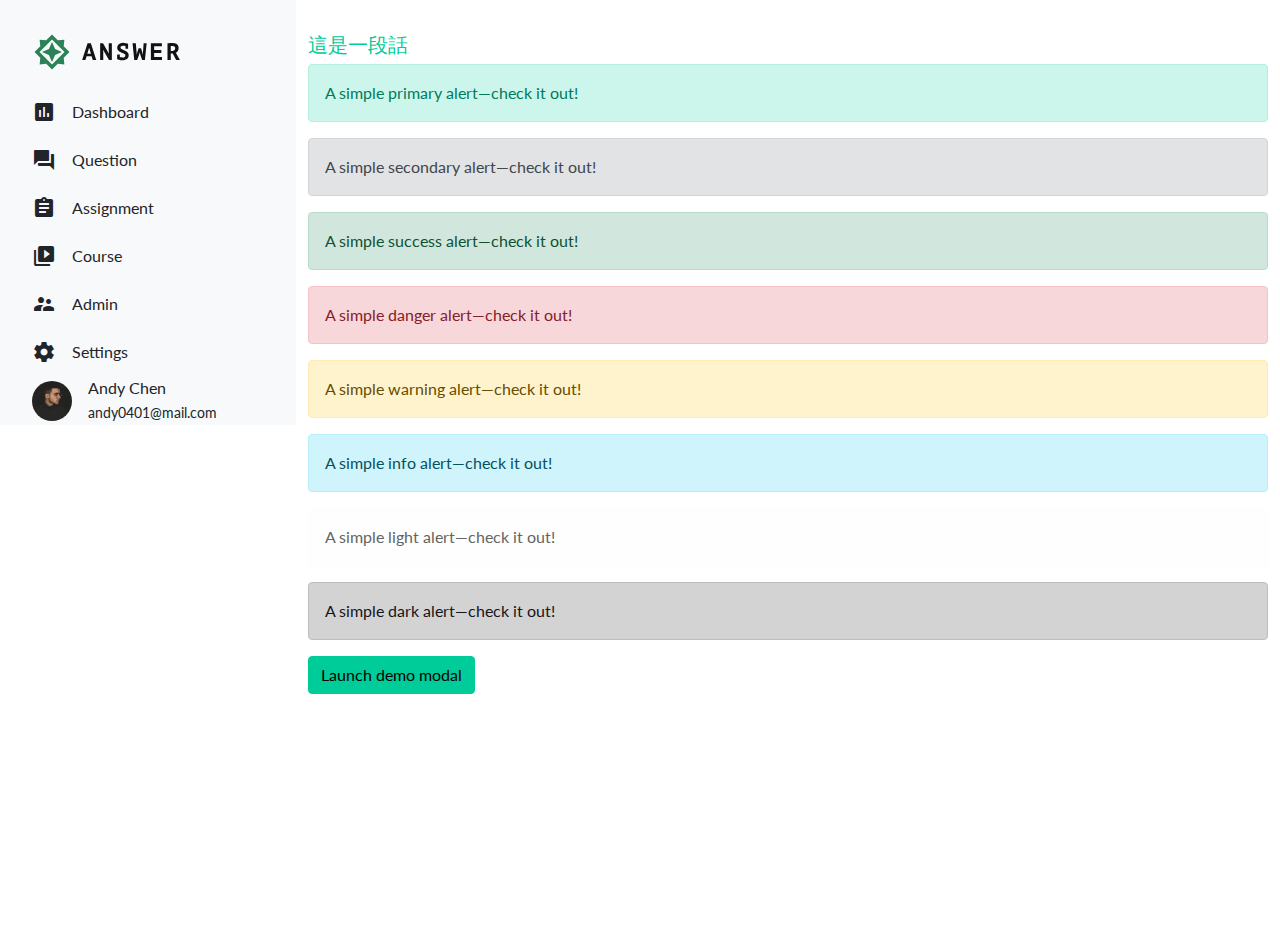
<file: index.html>
<!DOCTYPE html>
<html lang="en">

<head>
  <meta charset="UTF-8">
  <meta name="viewport" content="width=device-width, initial-scale=1.0">
  <meta http-equiv="X-UA-Compatible" content="ie=edge">
  <title>
    Boostrap Index
  </title>
  <link rel="stylesheet" href="https://cdnjs.cloudflare.com/ajax/libs/font-awesome/5.13.0/css/all.min.css" />
  <link href="https://fonts.googleapis.com/icon?family=Material+Icons" rel="stylesheet">
  <link href="https://fonts.googleapis.com/icon?family=Material+Icons+Outlined" rel="stylesheet">
  <link rel="stylesheet" href="./assets/style/all.css">
</head>

<body>
  <div class="answer-adminhome vh-100">
    <div class="answer-menu">
      <div class="logo">
        <a href="index.html"> <img src="./assets/images/logo-ANSWER.svg" alt=""></a>
      </div>
      <ul class="nav flex-column ">
        <li class="nav-item ">
          <a class="nav-link d-flex align-items-center active" aria-current="page" href="#">
            <span class="material-icons me-3">
              assessment
            </span>
            Dashboard</a>
        </li>
        <li class="nav-item">
          <a class="nav-link d-flex align-items-center active" href="#">
            <span class="material-icons me-3">
              question_answer
            </span>
            Question</a>
        </li>
        <li class="nav-item">
          <a class="nav-link d-flex align-items-center active" href="assignment.html">
            <span class="material-icons me-3">
              assignment
            </span>
            Assignment</a>
        </li>
        <li class="nav-item">
          <a class="nav-link d-flex align-items-center active" href=" #">
            <span class="material-icons me-3">
              video_library
            </span>
            Course</a>
        </li>
        <li class="nav-item">
          <a class="nav-link d-flex align-items-center active" href="admin.html">
            <span class="material-icons me-3">
              supervisor_account
            </span>
            Admin</a>
        </li>
        <li class="nav-item">
          <a class="nav-link d-flex align-items-center active" href="#">
            <span class="material-icons me-3">
              settings
            </span>
            Settings</a>
        </li>
      </ul>
      <div class="answer-memberarea d-flex align-items-center">
        <a href="#"><img src="./assets/images/andychen.jpeg" alt="andychen"></a>

        <ul class="memberdata list-unstyled d-flex flex-column align-items-start">
          <li>Andy Chen</li>
          <li>
            <a href="mailto:>andy0401@mail.com">andy0401@mail.com</a>
          </li>
        </ul>
      </div>
    </div>
    <div class="container">
  <h1 class="index__h1">這是一段話</h1>
  <div class="alert alert-primary" role="alert">
    A simple primary alert—check it out!
  </div>
  <div class="alert alert-secondary" role="alert">
    A simple secondary alert—check it out!
  </div>
  <div class="alert alert-success" role="alert">
    A simple success alert—check it out!
  </div>
  <div class="alert alert-danger" role="alert">
    A simple danger alert—check it out!
  </div>
  <div class="alert alert-warning" role="alert">
    A simple warning alert—check it out!
  </div>
  <div class="alert alert-info" role="alert">
    A simple info alert—check it out!
  </div>
  <div class="alert alert-light" role="alert">
    A simple light alert—check it out!
  </div>
  <div class="alert alert-dark" role="alert">
    A simple dark alert—check it out!
  </div>
  <!-- Button trigger modal -->
  <button type="button" class="btn btn-primary" data-bs-toggle="modal" data-bs-target="#exampleModal">
    Launch demo modal
  </button>
</div>



<!-- Modal -->
<div class="modal fade" id="exampleModal" tabindex="-1" aria-labelledby="exampleModalLabel" aria-hidden="true">
  <div class="modal-dialog">
    <div class="modal-content">
      <div class="modal-header">
        <h5 class="modal-title" id="exampleModalLabel">Modal title</h5>
        <button type="button" class="btn-close" data-bs-dismiss="modal" aria-label="Close"></button>
      </div>
      <div class="modal-body">
        ...
      </div>
      <div class="modal-footer">
        <button type="button" class="btn btn-secondary" data-bs-dismiss="modal">Close</button>
        <button type="button" class="btn btn-primary">Save changes</button>
      </div>
    </div>
  </div>
</div>
      <!-- <footer class="footer">
          footer
        </footer> -->
  </div>



  <script src="./assets/js/vendors.js"></script>
  <script src="https://cdn.ckeditor.com/ckeditor5/29.0.0/classic/ckeditor.js"></script>
  <script src="./assets/js/all.js"></script>
</body>

</html>
</file>
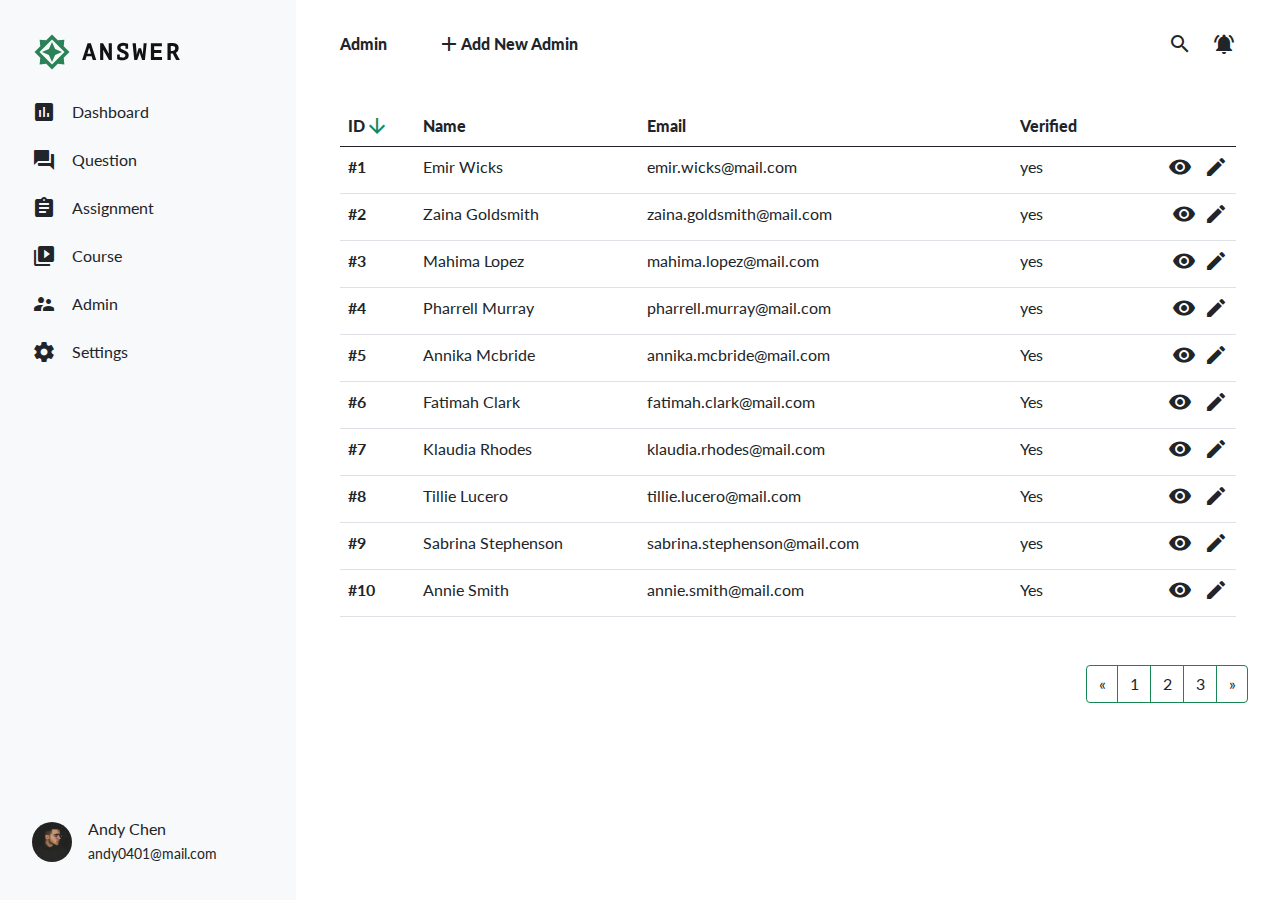
<file: admin.html>
<!DOCTYPE html>
<html lang="en">

<head>
  <meta charset="UTF-8">
  <meta name="viewport" content="width=device-width, initial-scale=1.0">
  <meta http-equiv="X-UA-Compatible" content="ie=edge">
  <title>
    Boostrap Index
  </title>
  <link rel="stylesheet" href="https://cdnjs.cloudflare.com/ajax/libs/font-awesome/5.13.0/css/all.min.css" />
  <link href="https://fonts.googleapis.com/icon?family=Material+Icons" rel="stylesheet">
  <link href="https://fonts.googleapis.com/icon?family=Material+Icons+Outlined" rel="stylesheet">
  <link rel="stylesheet" href="./assets/style/all.css">
</head>

<body>
  <div class="answer-adminhome">
    <div class="answer-menu vh-100">
      <div class="logo">
        <a href="index.html"> <img src="./assets/images/logo-ANSWER.svg" alt=""></a>
      </div>
      <div class="aside d-flex flex-column justify-content-between">
        <ul class="nav flex-column">
          <li class="nav-item ">
            <a class="nav-link d-flex align-items-center active" aria-current="page" href="#">
              <span class="material-icons me-3">
                assessment
              </span>
              Dashboard</a>
          </li>
          <li class="nav-item">
            <a class="nav-link d-flex align-items-center active" href="#">
              <span class="material-icons me-3">
                question_answer
              </span>
              Question</a>
          </li>
          <li class="nav-item">
            <a class="nav-link d-flex align-items-center active" href="assignment.html">
              <span class="material-icons me-3">
                assignment
              </span>
              Assignment</a>
          </li>
          <li class="nav-item">
            <a class="nav-link d-flex align-items-center active" href=" #">
              <span class="material-icons me-3">
                video_library
              </span>
              Course</a>
          </li>
          <li class="nav-item">
            <a class="nav-link d-flex align-items-center active" href="admin.html">
              <span class="material-icons me-3">
                supervisor_account
              </span>
              Admin</a>
          </li>
          <li class="nav-item">
            <a class="nav-link d-flex align-items-center active" href="#">
              <span class="material-icons me-3">
                settings
              </span>
              Settings</a>
          </li>
        </ul>
        <div class="answer-memberarea d-flex align-items-center">
          <a href="#"><img src="./assets/images/andychen.jpeg" alt="andychen"></a>

          <ul class="memberdata list-unstyled d-flex flex-column align-items-start">
            <li>Andy Chen</li>
            <li>
              <a href="mailto:>andy0401@mail.com">andy0401@mail.com</a>
            </li>
          </ul>
        </div>
      </div>

    </div>
    <div class="admin">
    <div class="container">
        <div class="admin-top d-flex justify-content-between">
            <ul class=" nav nav-pills">
                <li class="nav-item">
                    <a class="nav-link fw-font-1" href="admin.html">Admin</a>
                </li>
                <li class="nav-item dropdown nav-ml-1 ">
                    <a href="#" class="nav-link d-flex align-items-center fw-font-1" data-bs-toggle="modal"
                        data-bs-target="#exampleModal" data-bs-whatever="@mdo"> <span class="material-icons success">
                            add
                        </span>Add New Admin</a>

                    <div class="modal fade" id="exampleModal" tabindex="-1" aria-labelledby="exampleModalLabel"
                        aria-hidden="true">
                        <div class="modal-dialog modal-dialog-scrollable">
                            <div class="modal-content">
                                <div class="modal-header">
                                    <h5 class="modal-title" id="exampleModalLabel">Edit Admin</h5>
                                    <button type="button" class="btn-close" data-bs-dismiss="modal"
                                        aria-label="Close"></button>
                                </div>
                                <div class="modal-body">
                                    <div class="modal-body-top">
                                        <p class="fz-font-4 spacer-mb-0">Account</p>
                                        <form>
                                            <div class="mb-3">
                                                <label for="admin-name" class="col-form-label">Name</label>
                                                <input type="text" class="form-control" id="admin-name"
                                                    placeholder="Emir Wicks" readonly>
                                            </div>
                                            <div class="mb-3">
                                                <label for="admin-email" class="col-form-label">Email</label>
                                                <input type="email" class="form-control" id=admin-email"
                                                    placeholder="emir.wicks@mail.com" readonly>
                                            </div>
                                        </form>
                                    </div>
                                    <div class="modal-body-content">
                                        <p class="fz-font-4 spacer-mb-0">Verification</p>
                                        <form>
                                            <div class="mb-3 needs-validation" novalidate">
                                                <div class="col">
                                                    <div class="d-flex justify-content-between">
                                                        <div class="d-flex align-items-center">
                                                            <span class="material-icons img-size">check_circle</span>
                                                            <label for="validationServer03"
                                                                class="form-label spacer-ml-0">Verified</label>
                                                        </div>
                                                        <label for=" admin-name"
                                                            class="col-form-label spacer-ml-0">2020/4/12</label>
                                                    </div>
                                                    <input type="email"
                                                        class="form-control is-invalid text-center text-co-1"
                                                        id="validationServer03"
                                                        aria-describedby="validationServer03Feedback"
                                                        value="Send Verification Mail" required>
                                                    <div id="validationServer03Feedback" class="invalid-feedback">
                                                        Please provide a valid city.
                                                    </div>
                                                </div>
                                                <hr>
                                                <div class="mb-3">
                                                    <div class="col">
                                                        <label for="validationServer04" class="form-label">Access
                                                            Level</label>
                                                        <select class="form-select is-invalid" id="validationServer04"
                                                            aria-describedby="validationServer04Feedback" required>
                                                            <option selected disabled value="">Admin</option>
                                                            <option>...</option>
                                                        </select>
                                                        <div id="validationServer04Feedback" class="invalid-feedback">
                                                            Please select a valid state.
                                                        </div>
                                                    </div>
                                                </div>
                                                <hr>
                                                <p class="fz-font-5 spacer-mb-0 spacer-p-0">Custom Access</p>

                                                <div class="form-check ">

                                                    <input class="form-check-input" type="checkbox" value=""
                                                        id="flexCheckDefault">
                                                    <label class="form-check-label" for="flexCheckDefault">
                                                        Default checkbox
                                                    </label>
                                                </div>
                                                <div class="form-check">
                                                    <input class="form-check-input" type="checkbox" value=""
                                                        id="flexCheckChecked" checked>
                                                    <label class="form-check-label" for="flexCheckChecked">
                                                        Checked checkbox
                                                    </label>
                                                </div>
                                                <hr>
                                                <div class="col">
                                                    <label for="validationCustom03" class="form-label">Deactivate
                                                        Account</label>
                                                    <input type="text" class="form-control text-center"
                                                        id="validationCustom03" value="Deactivate This Account"
                                                        required>
                                                    <div class="invalid-feedback">
                                                        Please provide a valid city.
                                                    </div>
                                                </div>
                                        </form>
                                    </div>
                                </div>
                                <div class="modal-footer">
                                    <button type="button" class="btn btn-secondary"
                                        data-bs-dismiss="modal">Close</button>
                                    <button type="submit" class="btn btn-primary">Update</button>
                                </div>
                            </div>
                        </div>
                    </div>
                </li>
            </ul>
            <div class="admin-right">
                <a href="#">
                    <span class="material-icons">
                        search
                    </span>
                </a>
                <a href="#">
                    <span class="material-icons ms-3">
                        notifications_active
                    </span>
                </a>
            </div>
        </div>
        <div class="admin-content">
            <table class="table table-hover">
                <thead>
                    <tr>
                        <th scope="col" class="col-1">
                            <div class="d-flex align-items-center">
                                <span class="fw-font-1">ID</span>
                                <span class="material-icons arrow-icon">
                                    arrow_downward
                                </span>
                            </div>
                        </th>
                        <th scope="col" class="col-3 fw-font-1">Name</th>
                        <th scope="col" class="col-5 fw-font-1">Email</th>
                        <th scope="col" class="col-1 fw-font-1">Verified</th>
                        <th scope="col" class="col-3 fw-font-1"></th>
                    </tr>
                </thead>
                <tbody>
                    <tr>
                        <th scope="row" data-bs-toggle="modal" data-bs-target="#exampleModal2">#1</th>
                        <td data-bs-toggle="modal" data-bs-target="#exampleModal2"> Emir Wicks</td>
                        <td data-bs-toggle="modal" data-bs-target="#exampleModal2">emir.wicks@mail.com</td>
                        <td data-bs-toggle="modal" data-bs-target="#exampleModal2">yes</td>

                        <td class="text-end">
                            <span class="material-icons px-2" scope="row" data-bs-toggle="modal"
                                data-bs-target="#exampleModal2">
                                visibility</span>
                            <span class="material-icons" scope="row" data-bs-toggle="modal"
                                data-bs-target="#exampleModal3">edit
                            </span>
                        </td>
                        <div class="modal fade" id="exampleModal3" tabindex="-1" aria-labelledby="exampleModalLabel3"
                            aria-hidden="true">
                            <div class="modal-dialog modal-dialog-scrollable">
                                <div class="modal-content">
                                    <div class="modal-header">
                                        <h5 class="modal-title" id="exampleModalLabel">Edit Admin</h5>
                                        <button type="button" class="btn-close" data-bs-dismiss="modal"
                                            aria-label="Close"></button>
                                    </div>
                                    <div class="modal-body">
                                        <div class="modal-body-top">
                                            <p class="fz-font-4 spacer-mb-0">Account</p>
                                            <form>
                                                <div class="mb-3">
                                                    <label for="admin-name" class="col-form-label">Name</label>
                                                    <input type="text" class="form-control" id="admin-name"
                                                        placeholder="Emir Wicks" readonly>
                                                </div>
                                                <div class="mb-3">
                                                    <label for="admin-email" class="col-form-label">Email</label>
                                                    <input type="email" class="form-control" id=admin-email"
                                                        placeholder="emir.wicks@mail.com" readonly>
                                                </div>
                                            </form>
                                        </div>
                                        <div class="modal-body-content">
                                            <p class="fz-font-4 spacer-mb-0">Verification</p>
                                            <form>
                                                <div class="mb-3 needs-validation" novalidate">
                                                    <div class="col">
                                                        <div class="d-flex justify-content-between">
                                                            <div class="d-flex align-items-center">
                                                                <span
                                                                    class="material-icons img-size">check_circle</span>
                                                                <label for="validationServer03"
                                                                    class="form-label spacer-ml-0">Verified</label>
                                                            </div>
                                                            <label for=" admin-name"
                                                                class="col-form-label spacer-ml-0">2020/4/12</label>
                                                        </div>
                                                        <input type="email"
                                                            class="form-control is-invalid text-center text-co-1"
                                                            id="validationServer03"
                                                            aria-describedby="validationServer03Feedback"
                                                            value="Send Verification Mail" required>
                                                        <div id="validationServer03Feedback" class="invalid-feedback">
                                                            Please provide a valid city.
                                                        </div>
                                                    </div>
                                                    <hr>
                                                    <div class="mb-3">
                                                        <div class="col">
                                                            <label for="validationServer04" class="form-label">Access
                                                                Level</label>
                                                            <select class="form-select is-invalid"
                                                                id="validationServer04"
                                                                aria-describedby="validationServer04Feedback" required>
                                                                <option selected disabled value="">Admin</option>
                                                                <option>...</option>
                                                            </select>
                                                            <div id="validationServer04Feedback"
                                                                class="invalid-feedback">
                                                                Please select a valid state.
                                                            </div>
                                                        </div>
                                                    </div>
                                                    <hr>
                                                    <p class="fz-font-5 spacer-mb-0 spacer-p-0">Custom Access</p>

                                                    <div class="form-check ">

                                                        <input class="form-check-input" type="checkbox" value=""
                                                            id="flexCheckDefault">
                                                        <label class="form-check-label" for="flexCheckDefault">
                                                            Default checkbox
                                                        </label>
                                                    </div>
                                                    <div class="form-check">
                                                        <input class="form-check-input" type="checkbox" value=""
                                                            id="flexCheckChecked" checked>
                                                        <label class="form-check-label" for="flexCheckChecked">
                                                            Checked checkbox
                                                        </label>
                                                    </div>
                                                    <hr>
                                                    <div class="col">
                                                        <label for="validationCustom03" class="form-label">Deactivate
                                                            Account</label>
                                                        <input type="text" class="form-control text-center"
                                                            id="validationCustom03" value="Deactivate This Account"
                                                            required>
                                                        <div class="invalid-feedback">
                                                            Please provide a valid city.
                                                        </div>
                                                    </div>
                                            </form>
                                        </div>
                                    </div>
                                    <div class="modal-footer">
                                        <button type="button" class="btn btn-secondary"
                                            data-bs-dismiss="modal">Close</button>
                                        <button type="submit" class="btn btn-primary">Update</button>
                                    </div>
                                </div>
                            </div>
                    </tr>
                    <div class="modal fade" id="exampleModal2" tabindex="-1" aria-labelledby="exampleModalLabel2"
                        aria-hidden="true">
                        <div class="modal-dialog modal-dialog-centered">
                            <div class="modal-content">
                                <div class="modal-body d-flex">
                                    <img src="./assets/images/emir.jpeg" alt="emir">
                                    <div class="model-body-content ms-3">
                                        <p class="d-flex align-items-center justify-content-between">#1 <button
                                                type="button" class="btn-close" data-bs-dismiss="modal"
                                                aria-label="Close"></button></p>
                                        <p>admin</p>
                                        <p>Emir Wicks</p>
                                        <p>emir.wicks@mail.com</p>
                                        <p class="d-flex align-items-center justify-content-between">Verified
                                            <button class="btn link-success" type="button" data-bs-toggle="collapse"
                                                data-bs-target="#collapseExample" aria-expanded="false"
                                                aria-controls="collapseExample">
                                                <span class="material-icons expand_less">
                                                    expand_less
                                                </span>
                                                <span class="material-icons expand_more">
                                                    expand_more
                                                </span>
                                            </button>
                                        <div class="collapse" id="collapseExample">
                                            <button type="button"
                                                class="btn btn-outline-danger me-3">deactivate</button>
                                            <button type="button" class="btn btn-success" data-bs-toggle="modal"
                                                data-bs-target="#exampleModal3">edit</button></p>
                                        </div>
                                    </div>
                                </div>
                            </div>
                        </div>

                        <tr>
                            <th scope="row">#2</th>
                            <td>Zaina Goldsmith</td>
                            <td>zaina.goldsmith@mail.com</td>
                            <td>yes</td>
                            <td class="text-end"><span class="material-icons px-2">
                                    visibility</span><span class="material-icons">edit
                                </span></td>
                        </tr>
                        <tr>
                            <th scope="row">#3</th>
                            <td>Mahima Lopez</td>
                            <td>mahima.lopez@mail.com</td>
                            <td>yes</td>
                            <td class="text-end"><span class="material-icons px-2">
                                    visibility</span><span class="material-icons">edit
                                </span></td>
                        </tr>
                        <tr>
                            <th scope="row">#4</th>
                            <td>Pharrell Murray</td>
                            <td>pharrell.murray@mail.com</td>
                            <td>yes</td>
                            <td class="text-end"><span class="material-icons px-2">
                                    visibility</span><span class="material-icons">edit
                                </span></td>
                        </tr>
                        <tr>
                            <th scope="row">#5</th>
                            <td>Annika Mcbride</td>
                            <td>annika.mcbride@mail.com</td>
                            <td>Yes</td>
                            <td class="text-end"><span class="material-icons px-2">
                                    visibility</span><span class="material-icons">edit
                                </span></td>
                        </tr>
                        <tr>
                            <th scope="row">#6</th>
                            <td>Fatimah Clark</td>
                            <td>fatimah.clark@mail.com</td>
                            <td>Yes</td>
                            <td class="text-end">
                                <span class="material-icons px-2">
                                    visibility</span>
                                <span class="material-icons">edit
                                </span>
                            </td>
                        </tr>
                        <tr>
                            <th scope="row">#7</th>
                            <td>Klaudia Rhodes</td>
                            <td>klaudia.rhodes@mail.com</td>
                            <td>Yes</td>
                            <td class="text-end">
                                <span class="material-icons px-2">
                                    visibility</span>
                                <span class="material-icons">edit
                                </span>
                            </td>
                        </tr>
                        <tr>
                            <th scope="row">#8</th>
                            <td>Tillie Lucero</td>
                            <td>tillie.lucero@mail.com</td>
                            <td>Yes</td>
                            <td class="text-end">
                                <span class="material-icons px-2">
                                    visibility</span>
                                <span class="material-icons">edit
                                </span>
                            </td>
                        </tr>
                        <tr>
                            <th scope="row">#9</th>
                            <td>Sabrina Stephenson</td>
                            <td>sabrina.stephenson@mail.com</td>
                            <td>yes</td>
                            <td class="text-end">
                                <span class="material-icons px-2">
                                    visibility</span>
                                <span class="material-icons">edit
                                </span>
                            </td>
                        </tr>
                        <tr>
                            <th scope="row">#10</th>
                            <td>Annie Smith</td>
                            <td>annie.smith@mail.com</td>
                            <td>Yes</td>
                            <td class="text-end">
                                <span class="material-icons px-2">
                                    visibility</span>
                                <span class="material-icons">edit
                                </span>
                            </td>
                        </tr>
                </tbody>
            </table>
        </div>
    </div>
    <nav aria-label="..." class="admin-pagination d-flex justify-content-end">
        <ul class="pagination">
            <li class="page-item disabled">
                <a class="page-link" href="#" aria-label="Previous">
                    <span aria-hidden="true">&laquo;</span>
                </a>
            </li>
            <li class="page-item"><a class="page-link" href="#">1</a></li>
            <li class="page-item active" aria-current="page">
                <a class="page-link" href="#">2</a>
            </li>
            <li class="page-item"><a class="page-link" href="#">3</a></li>
            <li class="page-item">
                <a class="page-link" href="#" aria-label="Next">
                    <span aria-hidden="true">&raquo;</span>
                </a>
            </li>
        </ul>
    </nav>
</div>
      <!-- <footer class="footer">
          footer
        </footer> -->
  </div>



  <script src="./assets/js/vendors.js"></script>
  <script src="https://cdn.ckeditor.com/ckeditor5/29.0.0/classic/ckeditor.js"></script>
  <script src="./assets/js/all.js"></script>
</body>

</html>
</file>
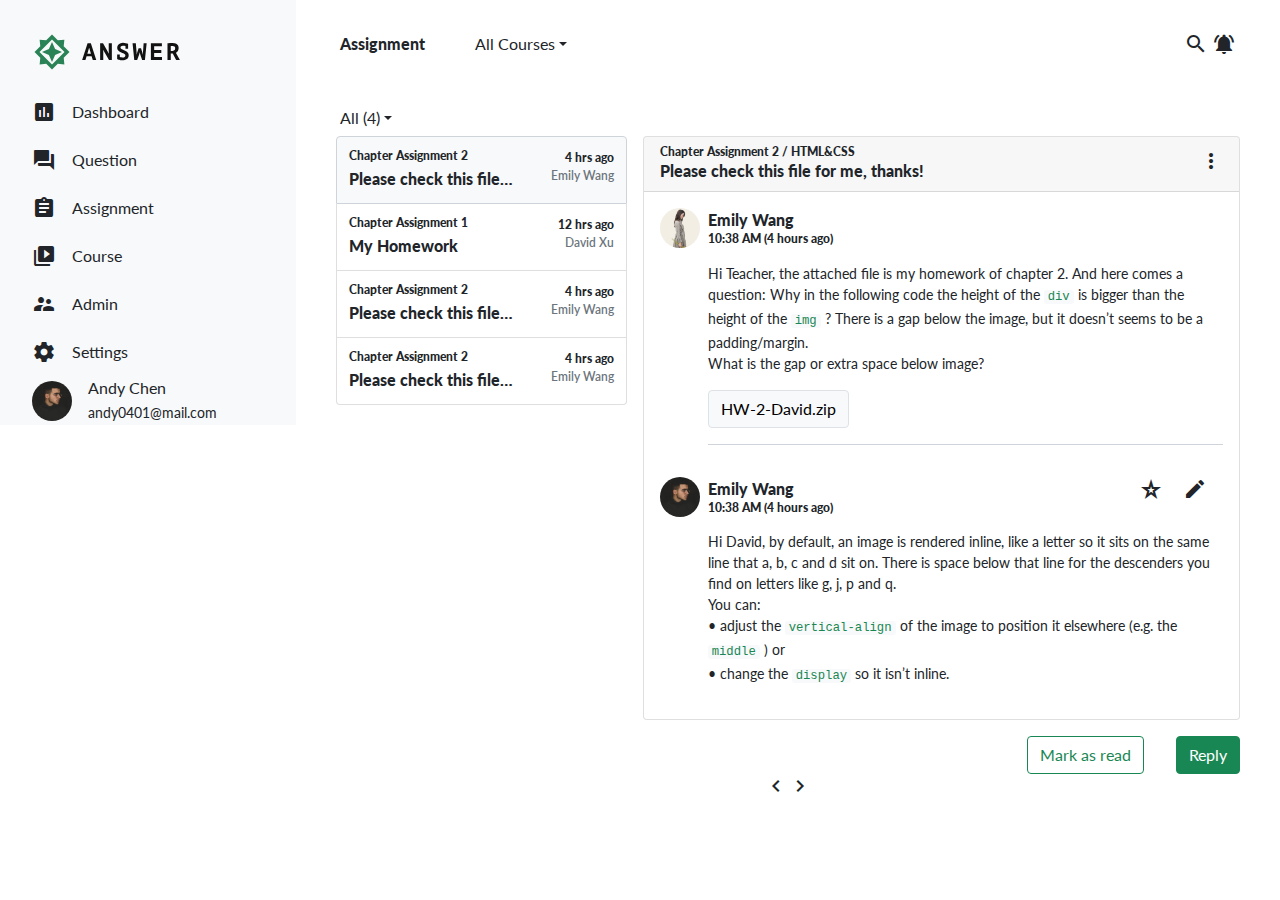
<file: assignment.html>
<!DOCTYPE html>
<html lang="en">

<head>
  <meta charset="UTF-8">
  <meta name="viewport" content="width=device-width, initial-scale=1.0">
  <meta http-equiv="X-UA-Compatible" content="ie=edge">
  <title>
    Boostrap Index
  </title>
  <link rel="stylesheet" href="https://cdnjs.cloudflare.com/ajax/libs/font-awesome/5.13.0/css/all.min.css" />
  <link href="https://fonts.googleapis.com/icon?family=Material+Icons" rel="stylesheet">
  <link href="https://fonts.googleapis.com/icon?family=Material+Icons+Outlined" rel="stylesheet">
  <link rel="stylesheet" href="./assets/style/all.css">
</head>

<body>
  <div class="answer-adminhome vh-100">
    <div class="answer-menu">
      <div class="logo">
        <a href="index.html"> <img src="./assets/images/logo-ANSWER.svg" alt=""></a>
      </div>
      <ul class="nav flex-column ">
        <li class="nav-item ">
          <a class="nav-link d-flex align-items-center active" aria-current="page" href="#">
            <span class="material-icons me-3">
              assessment
            </span>
            Dashboard</a>
        </li>
        <li class="nav-item">
          <a class="nav-link d-flex align-items-center active" href="#">
            <span class="material-icons me-3">
              question_answer
            </span>
            Question</a>
        </li>
        <li class="nav-item">
          <a class="nav-link d-flex align-items-center active" href="assignment.html">
            <span class="material-icons me-3">
              assignment
            </span>
            Assignment</a>
        </li>
        <li class="nav-item">
          <a class="nav-link d-flex align-items-center active" href=" #">
            <span class="material-icons me-3">
              video_library
            </span>
            Course</a>
        </li>
        <li class="nav-item">
          <a class="nav-link d-flex align-items-center active" href="admin.html">
            <span class="material-icons me-3">
              supervisor_account
            </span>
            Admin</a>
        </li>
        <li class="nav-item">
          <a class="nav-link d-flex align-items-center active" href="#">
            <span class="material-icons me-3">
              settings
            </span>
            Settings</a>
        </li>
      </ul>
      <div class="answer-memberarea d-flex align-items-center">
        <a href="#"><img src="./assets/images/andychen.jpeg" alt="andychen"></a>

        <ul class="memberdata list-unstyled d-flex flex-column align-items-start">
          <li>Andy Chen</li>
          <li>
            <a href="mailto:>andy0401@mail.com">andy0401@mail.com</a>
          </li>
        </ul>
      </div>
    </div>
    <div class="assignment">
    <div class="container">
        <div class="assignment-top d-flex justify-content-between">
            <ul class=" nav nav-pills">
                <li class="nav-item">
                    <a class="nav-link fw-font-1" href="assignment.html">Assignment</a>
                </li>
                <li class="nav-item dropdown nav-ml-1">
                    <a class="nav-link dropdown-toggle" data-bs-toggle="dropdown" href="#" role="button"
                        aria-expanded="false">All
                        Courses</a>
                    <ul class="dropdown-menu">
                        <li><a class="dropdown-item" href="#">Course1</a></li>
                    </ul>
                </li>
            </ul>
            <div class="assignment-right">
                <a href="#">
                    <span class="material-icons">
                        search
                    </span>
                </a>
                <a href="#">
                    <span class="material-icons">
                        notifications_active
                    </span>
                </a>
            </div>
        </div>
        <div class="assignment-content">
            <ul class=" nav nav-pills">
                <li class="nav-item dropdown">
                    <a class="nav-link dropdown-toggle" data-bs-toggle="dropdown" href="#" role="button"
                        aria-expanded="false">All (4)</a>
                    <ul class="dropdown-menu">
                        <li><a class="dropdown-item" href="#">Course1</a></li>
                    </ul>
                </li>
            </ul>
            <div class="row row-collapse">
                <div class="col-4">
                    <div class="list-group" id="list-tab" role="tablist">
                        <a class="list-group-item list-group-item-action active" id="list-home-list"
                            data-bs-toggle="list" href="#list-home" role="tab" aria-controls="list-home">
                            <div class="d-flex w-100 justify-content-between">
                                <h5 class="spacer-m-1 fz-font-1 fw-font-1">Chapter Assignment 2</h5>
                                <small class="fz-font-1 fw-font-1">4 hrs ago</small>
                            </div>
                            <div class="d-flex w-100 justify-content-between">
                                <p class="spacer-m-1 fw-font-1 fz-font-3">Please check this file…</p>
                                <small class="fw-font-2 co-font-1 fz-font-1">Emily Wang</small>
                            </div>

                        </a>
                        <a class="list-group-item list-group-item-action" id="list-profile-list" data-bs-toggle="list"
                            href="#list-profile" role="tab" aria-controls="list-profile">
                            <div class="d-flex w-100 justify-content-between">
                                <h5 class="spacer-m-1 fz-font-1 fw-font-1">Chapter Assignment 1</h5>
                                <small class="fz-font-1 fw-font-1">12 hrs ago</small>
                            </div>
                            <div class="d-flex w-100 justify-content-between">
                                <p class="spacer-m-1 fw-font-1 fz-font-3">My Homework</p>
                                <small class="fw-font-2 co-font-1 fz-font-1">David Xu</small>
                            </div>
                        </a>
                        <a class="list-group-item list-group-item-action" id="list-messages-list" data-bs-toggle="list"
                            href="#list-messages" role="tab" aria-controls="list-messages">
                            <div class="d-flex w-100 justify-content-between">
                                <h5 class="spacer-m-1 fz-font-1 fw-font-1">Chapter Assignment 2</h5>
                                <small class="fz-font-1 fw-font-1">4 hrs ago</small>
                            </div>
                            <div class="d-flex w-100 justify-content-between">
                                <p class="spacer-m-1 fw-font-1 fz-font-3">Please check this file…</p>
                                <small class="fw-font-2 co-font-1 fz-font-1">Emily Wang</small>
                            </div>
                        </a>
                        <a class="list-group-item list-group-item-action" id="list-settings-list" data-bs-toggle="list"
                            href="#list-settings" role="tab" aria-controls="list-settings">
                            <div class="d-flex w-100 justify-content-between">
                                <h5 class="spacer-m-1 fz-font-1 fw-font-1">Chapter Assignment 2</h5>
                                <small class="fz-font-1 fw-font-1">4 hrs ago</small>
                            </div>
                            <div class="d-flex w-100 justify-content-between">
                                <p class="spacer-m-1 fw-font-1 fz-font-3">Please check this file…</p>
                                <small class="fw-font-2 co-font-1 fz-font-1">Emily Wang</small>
                            </div>
                        </a>
                    </div>
                </div>
                <div class="col-8 ">
                    <div class="tab-content " id="nav-tabContent">
                        <div class="tab-pane fade show active" id="list-home" role="tabpanel"
                            aria-labelledby="list-home-list">
                            <div class="card ">
                                <ul class="card-header list-unstyled d-flex justify-content-between align-items-center">
                                    <li>
                                        <h5 class="spacer-m-1 fz-font-1 fw-font-1">Chapter Assignment 2 / HTML&CSS</h5>
                                        <p class="spacer-m-1 fw-font-1 fz-font-3">Please check this file for me,
                                            thanks!</p>
                                    </li>
                                    <li><span class="material-icons">
                                            more_vert
                                        </span></li>
                                </ul>
                                <div class="card-body">
                                    <div class="d-flex">
                                        <div class="flex-shrink-0">
                                            <img src="./assets/images/emilywang.jpeg" alt="emilywang">
                                        </div>
                                        <div class="flex-grow-1 ms-2 bd-bm-1 ">

                                            <p class="spacer-m-1 fw-font-1 fz-font-3">Emily Wang</p>
                                            <h5 class="spacer-m-1 fz-font-1 fw-font-1 mb-3">10:38 AM (4 hours ago)
                                            </h5>
                                            <div class="flex-grow-1 fz-font-2 lh-font-1 mb-3">
                                                Hi Teacher, the attached file is my homework of chapter 2. And here
                                                comes a question: Why in the following code the height of the <code
                                                    class="text-success bg-light px-1 rounded-1 font-mono">div</code> is
                                                bigger than the height of the <code
                                                    class="text-success bg-light px-1 rounded-1 font-mono">img</code> ?
                                                There is a gap below the image,
                                                but it doesn’t seems to be a padding/margin. <br>What is the gap or
                                                extra space below image?
                                            </div>

                                            <a href="#" class="btn btn-light border"
                                                download="HW-2-David.zip">HW-2-David.zip</a>
                                        </div>
                                    </div>


                                </div>
                                <div class="card-body card-admin">
                                    <div class="d-flex">
                                        <div class=" flex-shrink-0">
                                            <img src="./assets/images/andychen.jpeg" alt="andychen">
                                        </div>
                                        <div class="flex-grow-1 ms-2">

                                            <ul
                                                class="card-body-editer list-unstyled d-flex justify-content-between spacer-m-1">
                                                <li>
                                                    <p class="spacer-m-1 fw-font-1 fz-font-3">Emily Wang</p>
                                                    <h5 class="spacer-m-1 fz-font-1 fw-font-1 mb-3">10:38 AM (4 hours
                                                        ago)
                                                    </h5>
                                                </li>
                                                <li>
                                                    <span class="material-icons-outlined">
                                                        star_rate
                                                    </span>
                                                    <span class="material-icons spacer-ms-1">
                                                        edit
                                                    </span>
                                                </li>
                                            </ul>
                                            <div class="flex-grow-1 fz-font-2 lh-font-1 mb-3">
                                                Hi David, by default, an image is rendered inline, like a letter so it
                                                sits on the same line that a, b, c and d sit on. There is space below
                                                that line for the descenders you find on letters like g, j, p and q.
                                                <br>You
                                                can: <br>• adjust the <code
                                                    class="text-success bg-light px-1 rounded-1 font-mono">vertical-align</code>
                                                of the image to position it
                                                elsewhere
                                                (e.g. the <code
                                                    class="text-success bg-light px-1 rounded-1 font-mono">middle</code>
                                                ) or 　<br>• change the <code
                                                    class="text-success bg-light px-1 rounded-1 font-mono">display</code>
                                                so it isn’t inline.
                                            </div>
                                        </div>

                                    </div>

                                </div>

                            </div>
                            <div class="collapse admin-collapse " id="collapseExample">
                                <div id="editor" class="editor admin-editor">Reply an answer…</div>
                                <ul class="edit-buttons d-flex justify-content-end list-unstyled me-4 mb-3 mt-3">
                                    <li><button type="button"
                                            class="btn btn-outline-success edit-cancel">Cancel</button>
                                    </li>
                                    <li><button type="button" class="btn btn-success ms-3" data-bs-toggle="collapse"
                                            href="#collapseExample" role="button" aria-expanded="false"
                                            aria-controls="collapseExample">Reply</button>
                                    </li>
                                </ul>
                            </div>
                        </div>
                        <div class="tab-pane fade" id="list-profile" role="tabpanel"
                            aria-labelledby="list-profile-list">...2
                        </div>
                        <div class="tab-pane fade" id="list-messages" role="tabpanel"
                            aria-labelledby="list-messages-list">
                            ...3</div>
                        <div class="tab-pane fade" id="list-settings" role="tabpanel"
                            aria-labelledby="list-settings-list">
                            ...4</div>

                    </div>

                    <div class="d-flex justify-content-end admin-btn mt-3">
                        <button type="button" class="btn btn-outline-success me-3">Mark as read</button>
                        <!-- <button type="button" class="btn btn-success admin-reply ms-3">Reply</button> -->
                        <button type="button" class="btn btn-success ms-3 admin-reply">Reply</button>
                    </div>

                </div>
            </div>
            <ul class="assignment-chevron d-flex justify-content-center list-unstyled">
                <li><a href="#"><span class="material-icons chevron">chevron_left</span></a>
                </li>
                <li>
                    <a href="#"><span class="material-icons chevron">chevron_right</span></a>
                </li>
            </ul>



        </div>
    </div>

</div>
      <!-- <footer class="footer">
          footer
        </footer> -->
  </div>



  <script src="./assets/js/vendors.js"></script>
  <script src="https://cdn.ckeditor.com/ckeditor5/29.0.0/classic/ckeditor.js"></script>
  <script src="./assets/js/all.js"></script>
</body>

</html>
</file>
